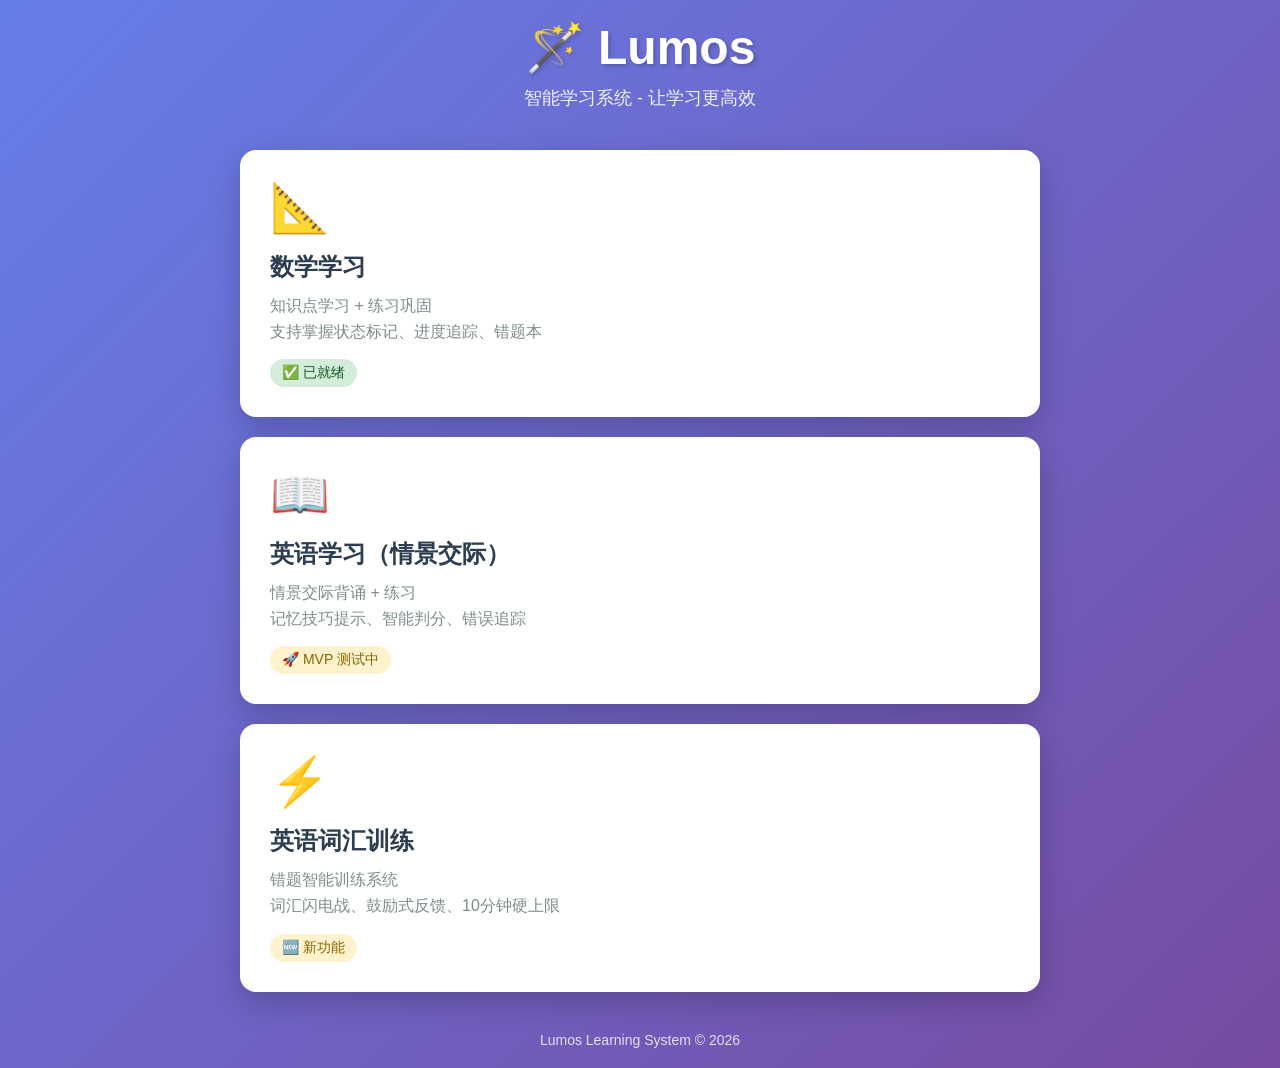
<file: index.html>
<!DOCTYPE html>
<html lang="zh-CN">
<head>
  <meta charset="UTF-8">
  <meta name="viewport" content="width=device-width, initial-scale=1.0">
  <title>Lumos 学习系统</title>
  <style>
    * { margin: 0; padding: 0; box-sizing: border-box; }
    
    body {
      font-family: -apple-system, BlinkMacSystemFont, "Segoe UI", sans-serif;
      background: linear-gradient(135deg, #667eea 0%, #764ba2 100%);
      min-height: 100vh;
      display: flex;
      align-items: center;
      justify-content: center;
      padding: 20px;
    }
    
    .container {
      max-width: 800px;
      width: 100%;
    }
    
    .header {
      text-align: center;
      color: white;
      margin-bottom: 40px;
    }
    
    .header h1 {
      font-size: 48px;
      margin-bottom: 10px;
      text-shadow: 2px 2px 4px rgba(0,0,0,0.2);
    }
    
    .header p {
      font-size: 18px;
      opacity: 0.9;
    }
    
    .modules {
      display: grid;
      grid-template-columns: 1fr;
      gap: 20px;
    }
    
    .module-card {
      background: white;
      border-radius: 16px;
      padding: 30px;
      box-shadow: 0 10px 30px rgba(0,0,0,0.2);
      transition: transform 0.3s, box-shadow 0.3s;
      cursor: pointer;
      text-decoration: none;
      color: inherit;
      display: block;
    }
    
    .module-card:hover {
      transform: translateY(-5px);
      box-shadow: 0 15px 40px rgba(0,0,0,0.3);
    }
    
    .module-icon {
      font-size: 48px;
      margin-bottom: 15px;
    }
    
    .module-title {
      font-size: 24px;
      font-weight: 600;
      margin-bottom: 10px;
      color: #2c3e50;
    }
    
    .module-desc {
      font-size: 16px;
      color: #7f8c8d;
      line-height: 1.6;
    }
    
    .module-status {
      display: inline-block;
      padding: 5px 12px;
      border-radius: 20px;
      font-size: 14px;
      margin-top: 15px;
    }
    
    .status-ready {
      background: #d4edda;
      color: #155724;
    }
    
    .status-beta {
      background: #fff3cd;
      color: #856404;
    }
    
    .footer {
      text-align: center;
      color: white;
      margin-top: 40px;
      opacity: 0.8;
      font-size: 14px;
    }
  </style>
</head>
<body>
  <div class="container">
    <div class="header">
      <h1>🪄 Lumos</h1>
      <p>智能学习系统 - 让学习更高效</p>
    </div>
    
    <div class="modules">
      <a href="./math/" class="module-card">
        <div class="module-icon">📐</div>
        <div class="module-title">数学学习</div>
        <div class="module-desc">
          知识点学习 + 练习巩固<br>
          支持掌握状态标记、进度追踪、错题本
        </div>
        <span class="module-status status-ready">✅ 已就绪</span>
      </a>
      
      <a href="./english/" class="module-card">
        <div class="module-icon">📖</div>
        <div class="module-title">英语学习（情景交际）</div>
        <div class="module-desc">
          情景交际背诵 + 练习<br>
          记忆技巧提示、智能判分、错误追踪
        </div>
        <span class="module-status status-beta">🚀 MVP 测试中</span>
      </a>

      <a href="./vocab/" class="module-card">
        <div class="module-icon">⚡</div>
        <div class="module-title">英语词汇训练</div>
        <div class="module-desc">
          错题智能训练系统<br>
          词汇闪电战、鼓励式反馈、10分钟硬上限
        </div>
        <span class="module-status status-beta">🆕 新功能</span>
      </a>
    </div>
    
    <div class="footer">
      <p>Lumos Learning System © 2026</p>
    </div>
  </div>
</body>
</html>
</file>
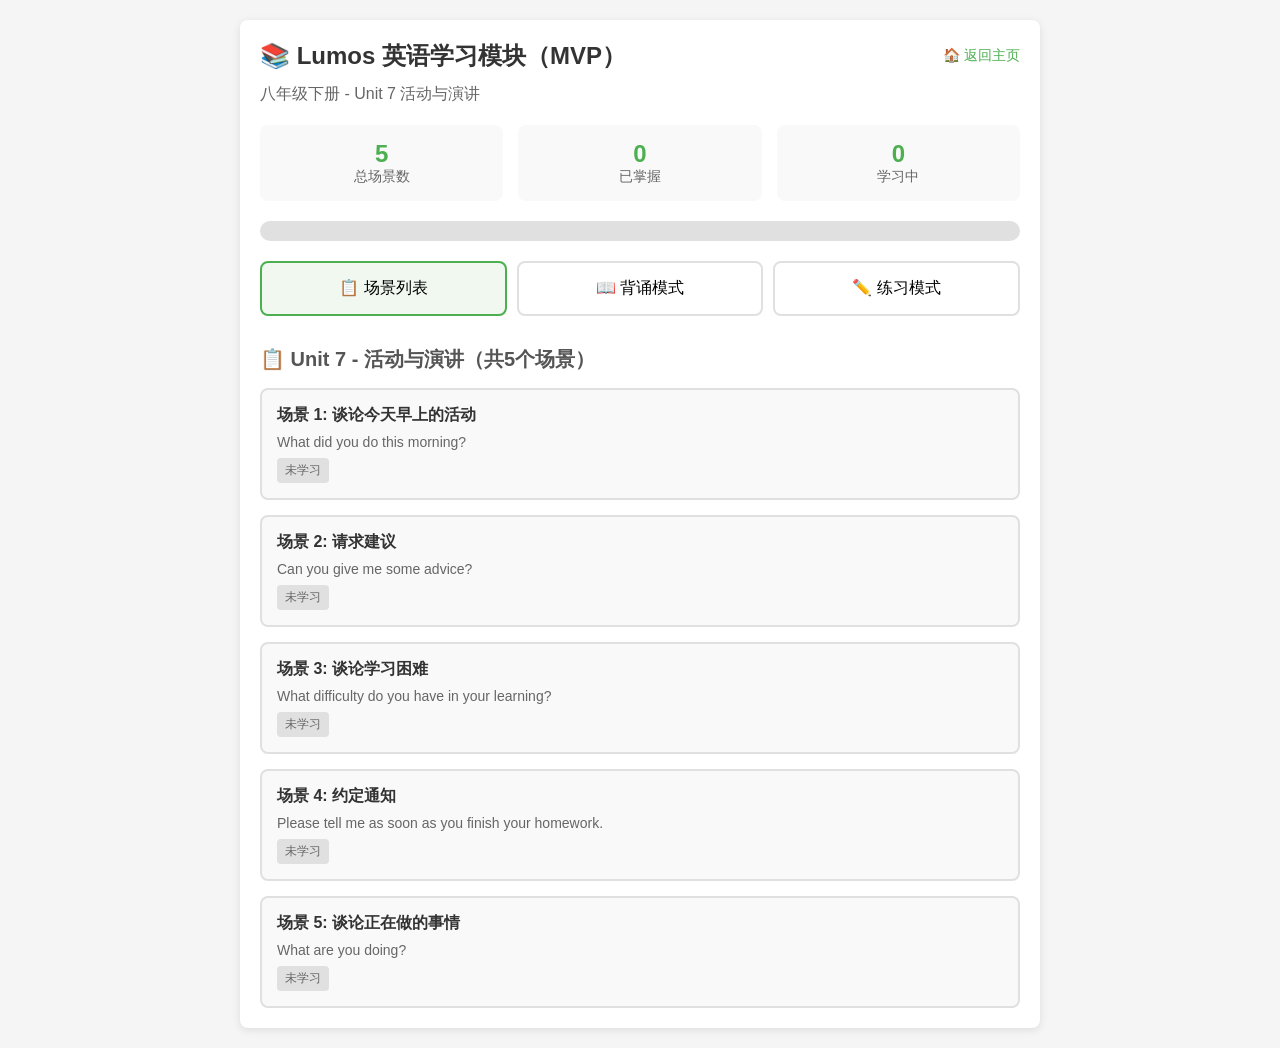
<file: english/index.html>
<!DOCTYPE html>
<html lang="zh-CN">
<head>
  <meta charset="UTF-8">
  <meta name="viewport" content="width=device-width, initial-scale=1.0">
  <title>Lumos - 英语学习模块（MVP）</title>
  <style>
    * { margin: 0; padding: 0; box-sizing: border-box; }
    body { font-family: -apple-system, BlinkMacSystemFont, 'Segoe UI', Roboto, sans-serif; background: #f5f5f5; padding: 20px; }
    .container { max-width: 800px; margin: 0 auto; background: white; border-radius: 8px; padding: 20px; box-shadow: 0 2px 8px rgba(0,0,0,0.1); }
    h1 { color: #333; margin-bottom: 20px; font-size: 24px; }
    h2 { color: #555; margin-top: 30px; margin-bottom: 15px; font-size: 20px; }
    .scenario-list { display: grid; gap: 15px; }
    .scenario-card { background: #f9f9f9; border: 2px solid #e0e0e0; border-radius: 8px; padding: 15px; cursor: pointer; transition: all 0.2s; }
    .scenario-card:hover { border-color: #4CAF50; background: #f0f8f0; }
    .scenario-card.mastered { border-color: #4CAF50; background: #e8f5e9; }
    .scenario-card.learning { border-color: #ff9800; background: #fff3e0; }
    .scenario-title { font-weight: bold; color: #333; margin-bottom: 8px; }
    .scenario-context { color: #666; font-size: 14px; margin-bottom: 8px; }
    .scenario-status { font-size: 12px; padding: 4px 8px; border-radius: 4px; display: inline-block; }
    .status-unseen { background: #e0e0e0; color: #666; }
    .status-learning { background: #fff3e0; color: #ff9800; }
    .status-mastered { background: #e8f5e9; color: #4CAF50; }
    .btn { padding: 10px 20px; border: none; border-radius: 4px; cursor: pointer; font-size: 14px; margin: 5px; }
    .btn-primary { background: #4CAF50; color: white; }
    .btn-primary:hover { background: #45a049; }
    .btn-secondary { background: #2196F3; color: white; }
    .btn-secondary:hover { background: #1976D2; }
    .btn-warning { background: #ff9800; color: white; }
    .btn-warning:hover { background: #f57c00; }
    .mode-selector { display: flex; gap: 10px; margin-bottom: 20px; }
    .mode-btn { flex: 1; padding: 15px; border: 2px solid #e0e0e0; background: white; border-radius: 8px; cursor: pointer; font-size: 16px; transition: all 0.2s; }
    .mode-btn.active { border-color: #4CAF50; background: #f0f8f0; }
    .dialogue { background: #f9f9f9; padding: 20px; border-radius: 8px; margin: 20px 0; }
    .dialogue-line { margin: 10px 0; padding: 10px; background: white; border-radius: 4px; }
    .speaker { font-weight: bold; color: #4CAF50; }
    .practice-question { background: #fff3e0; padding: 20px; border-radius: 8px; margin: 20px 0; }
    .practice-input { width: 100%; padding: 10px; border: 2px solid #e0e0e0; border-radius: 4px; font-size: 16px; margin: 10px 0; }
    .practice-input:focus { border-color: #4CAF50; outline: none; }
    .feedback { padding: 15px; border-radius: 8px; margin: 20px 0; }
    .feedback.correct { background: #e8f5e9; border: 2px solid #4CAF50; }
    .feedback.incorrect { background: #ffebee; border: 2px solid #f44336; }
    .memory-tips { background: #e3f2fd; padding: 20px; border-radius: 8px; margin: 20px 0; }
    .memory-tip { margin: 15px 0; padding: 15px; background: white; border-radius: 4px; }
    .memory-tip h4 { color: #1976D2; margin-bottom: 8px; }
    .progress-bar { background: #e0e0e0; height: 20px; border-radius: 10px; overflow: hidden; margin: 20px 0; }
    .progress-fill { background: #4CAF50; height: 100%; transition: width 0.3s; }
    .stats { display: grid; grid-template-columns: repeat(3, 1fr); gap: 15px; margin: 20px 0; }
    .stat-card { background: #f9f9f9; padding: 15px; border-radius: 8px; text-align: center; }
    .stat-number { font-size: 24px; font-weight: bold; color: #4CAF50; }
    .stat-label { color: #666; font-size: 14px; }
    .hidden { display: none; }
  </style>
</head>
<body>
  <div class="container">
    <div style="display:flex; justify-content:space-between; align-items:center; margin-bottom:12px;">
      <h1 style="margin-bottom:0;">📚 Lumos 英语学习模块（MVP）</h1>
      <a href="../index.html" style="font-size:14px; color:#4CAF50; text-decoration:none; white-space:nowrap;">🏠 返回主页</a>
    </div>
    <p style="color: #666; margin-bottom: 20px;">八年级下册 - Unit 7 活动与演讲</p>

    <!-- 进度统计 -->
    <div class="stats">
      <div class="stat-card">
        <div class="stat-number" id="stat-total">5</div>
        <div class="stat-label">总场景数</div>
      </div>
      <div class="stat-card">
        <div class="stat-number" id="stat-mastered">0</div>
        <div class="stat-label">已掌握</div>
      </div>
      <div class="stat-card">
        <div class="stat-number" id="stat-learning">0</div>
        <div class="stat-label">学习中</div>
      </div>
    </div>

    <!-- 进度条 -->
    <div class="progress-bar">
      <div class="progress-fill" id="progress-fill" style="width: 0%"></div>
    </div>

    <!-- 模式选择 -->
    <div class="mode-selector">
      <button class="mode-btn active" onclick="switchMode('list')">📋 场景列表</button>
      <button class="mode-btn" onclick="switchMode('memorize')">📖 背诵模式</button>
      <button class="mode-btn" onclick="switchMode('practice')">✏️ 练习模式</button>
    </div>

    <!-- 场景列表视图 -->
    <div id="list-view">
      <h2>📋 Unit 7 - 活动与演讲（共5个场景）</h2>
      <div class="scenario-list" id="scenario-list"></div>
    </div>

    <!-- 背诵视图 -->
    <div id="memorize-view" class="hidden">
      <button class="btn btn-secondary" onclick="switchMode('list')">← 返回列表</button>
      <h2 id="memorize-title"></h2>
      <div class="dialogue" id="memorize-dialogue"></div>
      <button class="btn btn-warning" id="btn-show-tips" onclick="showMemoryTips()">💡 记忆技巧</button>
      <div class="memory-tips hidden" id="memory-tips"></div>
      <button class="btn btn-primary" onclick="markAsMastered()">✅ 标记为已掌握</button>
      <button class="btn btn-secondary" onclick="goToPractice()">➡️ 去练习</button>
    </div>

    <!-- 练习视图 -->
    <div id="practice-view" class="hidden">
      <button class="btn btn-secondary" onclick="switchMode('list')">← 返回列表</button>
      <h2 id="practice-title"></h2>
      <div class="practice-question" id="practice-question"></div>
      <input type="text" class="practice-input" id="practice-input" placeholder="请输入你的答案..." onkeypress="if(event.key==='Enter') checkAnswer()">
      <button class="btn btn-primary" onclick="checkAnswer()">提交答案</button>
      <div class="feedback hidden" id="practice-feedback"></div>
      <button class="btn btn-secondary" id="btn-next-practice" onclick="nextPractice()" style="display:none;">下一题 →</button>
    </div>
  </div>

  <script src="state-manager.js"></script>
  <script>
    // === 状态管理 ===
    let currentMode = 'list';
    let currentScenarioIndex = 0;
    let scenarios = [];
    let practiceResults = [];

    // === 初始化 ===
    async function initEnglishApp() {
      try {
        await loadEnglishData();
        renderScenarioList();
        updateStats();
      } catch (e) {
        console.error('[english] 初始化失败:', e);
      }
    }

    // 兼容 DOMContentLoaded 可能已经触发的情况
    if (document.readyState === 'loading') {
      document.addEventListener('DOMContentLoaded', initEnglishApp);
    } else {
      // DOM 已经就绪，直接初始化
      initEnglishApp();
    }

    // === 数据加载 ===
    async function loadEnglishData() {
      try {
        const resp = await fetch('data/knowledge-english.json');
        const data = await resp.json();
        scenarios = data.assets;
        
        // 加载掌握状态
        for (let scenario of scenarios) {
          const mastery = await StateManager.getMastery(scenario.id);
          if (mastery) {
            scenario.mastery.status = mastery.status;
          }
        }
      } catch (e) {
        console.error('Failed to load English data:', e);
      }
    }

    // === 视图切换 ===
    function switchMode(mode) {
      const previousMode = currentMode;  // 保存之前的模式
      currentMode = mode;
      
      // 更新按钮状态
      document.querySelectorAll('.mode-btn').forEach(btn => btn.classList.remove('active'));
      if (mode === 'list') {
        document.querySelectorAll('.mode-btn')[0].classList.add('active');
      } else if (mode === 'memorize') {
        document.querySelectorAll('.mode-btn')[1].classList.add('active');
      } else if (mode === 'practice') {
        document.querySelectorAll('.mode-btn')[2].classList.add('active');
      }
      
      // 切换视图
      document.getElementById('list-view').classList.add('hidden');
      document.getElementById('memorize-view').classList.add('hidden');
      document.getElementById('practice-view').classList.add('hidden');
      
      if (mode === 'list') {
        document.getElementById('list-view').classList.remove('hidden');
        renderScenarioList();
      } else if (mode === 'memorize') {
        document.getElementById('memorize-view').classList.remove('hidden');
        showMemorizeView(currentScenarioIndex);
      } else if (mode === 'practice') {
        document.getElementById('practice-view').classList.remove('hidden');
        // 智能决定显示哪个练习
        // 如果之前在背诵模式，则保持当前场景；否则从第一个开始
        if (previousMode === 'memorize') {
          showPracticeView(currentScenarioIndex);
        } else {
          showPracticeView(0);
        }
      }
    }

    // === 场景列表渲染 ===
    function renderScenarioList() {
      const list = document.getElementById('scenario-list');
      list.innerHTML = '';
      
      scenarios.forEach((scenario, index) => {
        const card = document.createElement('div');
        card.className = `scenario-card ${scenario.mastery.status}`;
        card.onclick = () => openScenario(index);
        
        const statusText = {
          'unseen': '未学习',
          'learning': '学习中',
          'mastered': '已掌握'
        };
        
        card.innerHTML = `
          <div class="scenario-title">场景 ${index + 1}: ${scenario.scenario}</div>
          <div class="scenario-context">${scenario.content.dialogue[0].text}</div>
          <span class="scenario-status status-${scenario.mastery.status}">${statusText[scenario.mastery.status]}</span>
        `;
        
        list.appendChild(card);
      });
    }

    // === 打开场景 ===
    function openScenario(index) {
      console.log('[openScenario] Opening scenario index:', index);
      currentScenarioIndex = index;
      currentMode = 'memorize';  // 重要：更新当前模式
      
      try {
        // 直接切换视图，不通过 switchMode（避免重置 index）
        const listView = document.getElementById('list-view');
        const memorizeView = document.getElementById('memorize-view');
        const practiceView = document.getElementById('practice-view');
        
        if (!listView || !memorizeView || !practiceView) {
          console.error('[openScenario] View elements not found');
          return;
        }
        
        listView.classList.add('hidden');
        memorizeView.classList.remove('hidden');
        practiceView.classList.add('hidden');
        
        // 更新按钮状态
        const modeBtns = document.querySelectorAll('.mode-btn');
        modeBtns.forEach(btn => btn.classList.remove('active'));
        if (modeBtns[1]) modeBtns[1].classList.add('active');
        
        showMemorizeView(index);
        console.log('[openScenario] Successfully opened scenario', index);
      } catch (e) {
        console.error('[openScenario] Error:', e);
        alert('打开场景时出错：' + e.message);
      }
    }

    // === 背诵模式 ===
    function showMemorizeView(index) {
      currentScenarioIndex = index;
      const scenario = scenarios[index];
      
      document.getElementById('memorize-title').textContent = `📖 场景 ${index + 1}: ${scenario.scenario}`;
      
      // 渲染对话
      const dialogue = document.getElementById('memorize-dialogue');
      dialogue.innerHTML = '<h3>完整对话</h3>';
      scenario.content.dialogue.forEach(line => {
        const div = document.createElement('div');
        div.className = 'dialogue-line';
        div.innerHTML = `<span class="speaker">${line.speaker}:</span> ${line.text}`;
        dialogue.appendChild(div);
      });
      
      // 隐藏记忆技巧
      document.getElementById('memory-tips').classList.add('hidden');
      document.getElementById('btn-show-tips').style.display = 'inline-block';
    }

    // === 显示记忆技巧 ===
    function showMemoryTips() {
      const scenario = scenarios[currentScenarioIndex];
      const tipsDiv = document.getElementById('memory-tips');
      
      tipsDiv.innerHTML = '<h3>💡 记忆技巧</h3>';
      scenario.memoryTechniques.forEach(tip => {
        const tipEl = document.createElement('div');
        tipEl.className = 'memory-tip';
        tipEl.innerHTML = `
          <h4>${tip.title}（${tip.type}）</h4>
          <p>${tip.description}</p>
        `;
        tipsDiv.appendChild(tipEl);
      });
      
      tipsDiv.classList.remove('hidden');
      document.getElementById('btn-show-tips').style.display = 'none';
    }

    // === 标记为已掌握 ===
    async function markAsMastered() {
      const scenario = scenarios[currentScenarioIndex];
      scenario.mastery.status = 'mastered';
      scenario.mastery.lastReviewed = new Date().toISOString();
      
      await StateManager.setMastery(scenario.id, 'mastered');
      
      alert('✅ 已标记为掌握！');
      updateStats();
      
      // 自动跳到下一个
      if (currentScenarioIndex < scenarios.length - 1) {
        showMemorizeView(currentScenarioIndex + 1);
      }
    }

    // === 跳转到练习模式（保持当前场景）===
    function goToPractice() {
      // 直接切换视图，保持 currentScenarioIndex
      document.getElementById('list-view').classList.add('hidden');
      document.getElementById('memorize-view').classList.add('hidden');
      document.getElementById('practice-view').classList.remove('hidden');
      
      // 更新按钮状态
      const modeBtns = document.querySelectorAll('.mode-btn');
      modeBtns.forEach(btn => btn.classList.remove('active'));
      if (modeBtns[2]) modeBtns[2].classList.add('active');
      
      showPracticeView(currentScenarioIndex);
    }
    
    // === 练习模式 ===
    function showPracticeView(index) {
      currentScenarioIndex = index;
      const scenario = scenarios[index];
      
      document.getElementById('practice-title').textContent = `✏️ 练习 ${index + 1}: ${scenario.scenario}`;
      
      // 渲染练习题
      const question = document.getElementById('practice-question');
      question.innerHTML = `<h3>请填空：</h3><p style="font-size: 18px; line-height: 1.8;">${scenario.practice.cloze[0].question.replace(/_____________________/g, '___________')}</p>`;
      
      // 清空输入和反馈
      document.getElementById('practice-input').value = '';
      document.getElementById('practice-feedback').classList.add('hidden');
      document.getElementById('btn-next-practice').style.display = 'none';
    }

    // === 文本标准化（加强版）===
    function normalizeText(str) {
      if (!str) return '';
      return str
        .toLowerCase()
        // 去掉所有标点（保留字母、数字、空格）
        .replace(/[^a-z0-9\s]/g, ' ')
        // 去掉常见无意义词（冠词、助动词等）
        .replace(/\b(a|an|the|did|does|is|are|was|were)\b/g, '')
        // 基本词干提取（去掉常见后缀）
        .replace(/\b(\w+)(ing|ed|es|s)\b/g, '$1')
        // 压缩多余空格
        .replace(/\s+/g, ' ')
        .trim();
    }

    // === 检查答案（智能匹配）===
    function checkAnswer() {
      const scenario = scenarios[currentScenarioIndex];
      const userInput = document.getElementById('practice-input').value.trim();
      const correctAnswer = scenario.practice.cloze[0].answer;
      
      if (!userInput) {
        alert('请先输入答案！');
        return;
      }

      // 标准化处理
      const normalizedUser = normalizeText(userInput);
      const normalizedCorrect = normalizeText(correctAnswer);
      
      // 1. 完全匹配
      let isCorrect = normalizedUser === normalizedCorrect;
      
      // 2. 包含匹配（用户答案包含正确答案，或反之）
      if (!isCorrect) {
        isCorrect = normalizedUser.includes(normalizedCorrect) || normalizedCorrect.includes(normalizedUser);
      }
      
      // 3. 关键词匹配（允许小错误，如拼写、标点）
      if (!isCorrect) {
        const userWords = normalizedUser.split(' ').filter(w => w.length > 0);
        const correctWords = normalizedCorrect.split(' ').filter(w => w.length > 0);
        const matchedCount = userWords.filter(w => correctWords.includes(w)).length;
        
        // 如果匹配了80%以上的关键词，算对
        if (correctWords.length > 0 && (matchedCount / correctWords.length) >= 0.8) {
          isCorrect = true;
        }
      }
      
      // 4. 逐词相似度检查（处理词序不同的情况）
      if (!isCorrect) {
        const userWords = normalizedUser.split(' ').sort().join(' ');
        const correctWords = normalizedCorrect.split(' ').sort().join(' ');
        isCorrect = userWords === correctWords;
      }
      
      // 显示反馈
      const feedback = document.getElementById('practice-feedback');
      feedback.classList.remove('hidden', 'correct', 'incorrect');
      
      if (isCorrect) {
        feedback.classList.add('correct');
        feedback.innerHTML = '<h3>✅ 答对了！</h3><p>正确答案：' + correctAnswer + '</p>';
        scenario.mastery.status = 'mastered';
        scenario.mastery.consecutiveCorrect++;
        scenario.mastery.lastReviewed = new Date().toISOString();
        
        // 保存状态
        StateManager.setMastery(scenario.id, 'mastered').catch(e => console.error(e));
        
        // 显示"下一题"按钮
        document.getElementById('btn-next-practice').style.display = 'inline-block';
      } else {
        feedback.classList.add('incorrect');
        feedback.innerHTML = '<h3>❌ 答错了</h3><p>正确答案：<strong>' + correctAnswer + '</strong></p><p style="margin-top:8px;color:#666;">💡 提示：注意时态、固定搭配和语序哦！</p>';
        scenario.mastery.status = 'learning';
        scenario.mastery.consecutiveCorrect = 0;
        
        StateManager.setMastery(scenario.id, 'learning').catch(e => console.error(e));
      }
      
      updateStats();
    }

    // === 下一题 ===
    function nextPractice() {
      if (currentScenarioIndex < scenarios.length - 1) {
        showPracticeView(currentScenarioIndex + 1);
      } else {
        alert('🎉 恭喜！已完成所有练习！');
        switchMode('list');
      }
    }

    // === 更新统计 ===
    function updateStats() {
      const total = scenarios.length;
      const mastered = scenarios.filter(s => s.mastery.status === 'mastered').length;
      const learning = scenarios.filter(s => s.mastery.status === 'learning').length;
      
      document.getElementById('stat-total').textContent = total;
      document.getElementById('stat-mastered').textContent = mastered;
      document.getElementById('stat-learning').textContent = learning;
      
      const progress = (mastered / total) * 100;
      document.getElementById('progress-fill').style.width = progress + '%';
    }
  </script>
</body>
</html>
</file>
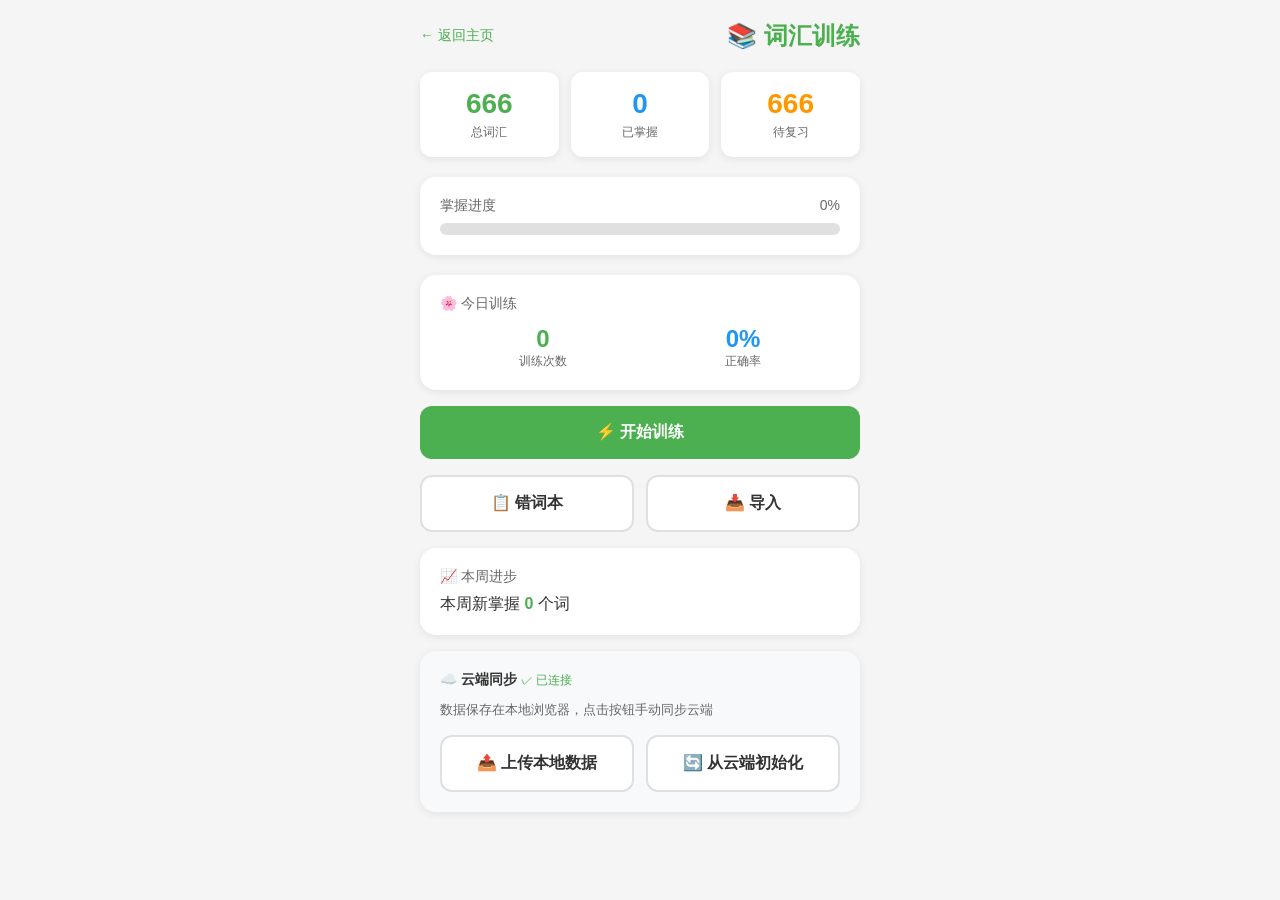
<file: vocab/index.html>
<!DOCTYPE html>
<html lang="zh-CN">
<head>
  <meta charset="UTF-8">
  <meta name="viewport" content="width=device-width, initial-scale=1.0">
  <meta http-equiv="Cache-Control" content="no-cache, no-store, must-revalidate">
  <meta http-equiv="Pragma" content="no-cache">
  <meta http-equiv="Expires" content="0">
  <title>Lumos 英语词汇训练 v3.2</title>
  <link rel="stylesheet" href="style.css?v=20260717">
</head>
<body>
  <div class="container">
    <!-- Header -->
    <div class="header">
      <a href="../index.html" class="back-link">← 返回主页</a>
      <h1>📚 词汇训练</h1>
    </div>

    <!-- Main View -->
    <div id="main-view">
      <!-- Stats -->
      <div class="stats-grid">
        <div class="stat-card">
          <div class="stat-number" id="stat-total">0</div>
          <div class="stat-label">总词汇</div>
        </div>
        <div class="stat-card">
          <div class="stat-number mastered" id="stat-mastered">0</div>
          <div class="stat-label">已掌握</div>
        </div>
        <div class="stat-card">
          <div class="stat-number warning" id="stat-pending">0</div>
          <div class="stat-label">待复习</div>
        </div>
      </div>

      <!-- Progress -->
      <div class="card progress-section">
        <div class="progress-label">
          <span>掌握进度</span>
          <span id="progress-percent">0%</span>
        </div>
        <div class="progress-bar">
          <div class="progress-fill" id="progress-fill" style="width: 0%"></div>
        </div>
      </div>

      <!-- Today's Training -->
      <div class="card" id="today-stats-card">
        <div style="font-size: 14px; color: var(--text-secondary); margin-bottom: 12px;">
          🌸 今日训练
        </div>
        <div style="display: flex; justify-content: space-around; text-align: center;">
          <div>
            <div style="font-size: 24px; font-weight: bold; color: var(--primary);" id="today-total">0</div>
            <div style="font-size: 12px; color: var(--text-secondary);">训练次数</div>
          </div>
          <div>
            <div style="font-size: 24px; font-weight: bold; color: var(--secondary);" id="today-accuracy">0%</div>
            <div style="font-size: 12px; color: var(--text-secondary);">正确率</div>
          </div>
        </div>
      </div>

      <!-- Action Buttons -->
      <button class="btn btn-primary" id="btn-start-training">
        ⚡ 开始训练
      </button>

      <div class="btn-group">
        <button class="btn btn-secondary" id="btn-error-list">
          📋 错词本
        </button>
        <button class="btn btn-secondary" id="btn-import">
          📥 导入
        </button>
      </div>

      <!-- Training Mode Selection -->
      <div id="training-mode-select" class="hidden" style="margin-top: 16px;">
        <div class="card">
          <div style="font-size: 14px; font-weight: 600; margin-bottom: 12px;">🎯 选择训练模式</div>

          <div class="mode-card" data-mode="flash_war">
            <div class="mode-icon">⚡</div>
            <div class="mode-info">
              <div class="mode-title">词汇闪电战</div>
              <div class="mode-desc">选择题模式，快速反应（适合未学会的词）</div>
            </div>
          </div>

          <div class="mode-card" data-mode="confusion" onclick="showConfusionDifficultySelect()">
            <div class="mode-icon">🔀</div>
            <div class="mode-info">
              <div class="mode-title">混淆词大作战</div>
              <div class="mode-desc">区分易混词，如 sale vs sell</div>
            </div>
          </div>

          <button class="btn btn-ghost" id="btn-cancel-mode" style="margin-top: 8px;">
            取消
          </button>
        </div>
      </div>

      <!-- Confusion Difficulty Selection -->
      <div id="confusion-difficulty-select" class="hidden" style="margin-top: 16px;">
        <div class="card">
          <div style="font-size: 14px; font-weight: 600; margin-bottom: 12px;">🎯 选择难度</div>

          <div class="mode-card" data-confusion-difficulty="normal" onclick="startConfusionTraining('normal')">
            <div class="mode-icon">📖</div>
            <div class="mode-info">
              <div class="mode-title">普通模式</div>
              <div class="mode-desc">显示释义，2个选项</div>
            </div>
          </div>

          <div class="mode-card" data-confusion-difficulty="advanced" onclick="startConfusionTraining('advanced')">
            <div class="mode-icon">🎓</div>
            <div class="mode-info">
              <div class="mode-title">进阶模式</div>
              <div class="mode-desc">显示例句，4个选项，反向考察</div>
            </div>
          </div>

          <button class="btn btn-ghost" id="btn-cancel-confusion-difficulty" style="margin-top: 8px;" onclick="hideConfusionDifficultySelect()">
            返回
          </button>
        </div>
      </div>

      <!-- Weekly Progress -->
      <div class="card" style="margin-top: 16px;">
        <div style="font-size: 14px; color: var(--text-secondary); margin-bottom: 8px;">
          📈 本周进步
        </div>
        <div style="font-size: 16px;">
          本周新掌握 <span id="weekly-count" style="color: var(--primary); font-weight: bold;">0</span> 个词
        </div>
      </div>

      <!-- Cloud Sync Section -->
      <div class="card" style="margin-top: 16px; background: #f8f9fa;">
        <div style="font-size: 14px; font-weight: 600; margin-bottom: 12px;">
          ☁️ 云端同步
          <span id="cloud-status" style="font-size: 12px; font-weight: normal; color: var(--text-secondary);"></span>
        </div>
        <div style="font-size: 13px; color: var(--text-secondary); margin-bottom: 12px;">
          数据保存在本地浏览器，点击按钮手动同步云端
        </div>
        <div class="btn-group">
          <button class="btn btn-secondary" id="btn-sync-to-cloud">
            📤 上传本地数据
          </button>
          <button class="btn btn-secondary" id="btn-load-from-cloud">
            🔄 从云端初始化
          </button>
        </div>
      </div>
    </div>

    <!-- List View -->
    <div id="list-view" class="hidden">
      <div class="header">
        <button class="btn btn-ghost" id="btn-back-list" style="width: auto;">← 返回</button>
        <h1 style="font-size: 20px;">📋 错词本</h1>
      </div>

      <!-- Visibility Filter (混合模式) -->
      <div class="visibility-toggle">
        <button class="active" data-visibility="all">全部</button>
        <button data-visibility="public">🌐 公共</button>
        <button data-visibility="private">🔒 我的</button>
      </div>

      <!-- Filter Tabs -->
      <div class="tabs">
        <button class="tab active" data-filter="all">全部</button>
        <button class="tab" data-filter="pending">待复习</button>
        <button class="tab" data-filter="mastered">已掌握</button>
      </div>

      <!-- Reset Button -->
      <button class="btn btn-secondary" id="btn-reset-mastered" style="margin-bottom: 16px; font-size: 14px;">
        🔄 重置已掌握
      </button>

      <div id="error-list"></div>
      <div id="error-list-empty" class="empty-state hidden">
        <div class="empty-icon">📭</div>
        <p>暂无数据</p>
        <p style="font-size: 13px; margin-top: 8px;">先去导入一些错题吧~</p>
      </div>
    </div>

    <!-- Import View -->
    <div id="import-view" class="hidden">
      <div class="header">
        <button class="btn btn-ghost" id="btn-back-import" style="width: auto;">← 返回</button>
        <h1 style="font-size: 20px;">📥 导入错题</h1>
      </div>

      <div class="import-area">
        <p style="margin-bottom: 12px; color: var(--text-secondary);">
          从 Excel 复制数据，粘贴到下方：
        </p>
        <textarea id="import-textarea" placeholder="单词	音标	中文	错误版本	错误分析
Wednesday	ˈwenzdeɪ	星期三	wesneday	漏字母 d
colourful	ˈkʌləf(ə)l	丰富多彩的	colorful	英式美式
..."></textarea>

        <!-- 导入可见性选项 -->
        <div style="margin-bottom: 12px; padding: 12px; background: #f5f5f5; border-radius: 8px;">
          <div style="font-size: 13px; margin-bottom: 8px; color: var(--text-secondary);">导入为：</div>
          <div class="visibility-toggle" style="margin-bottom: 0;">
            <button class="active" data-import-visibility="private">
              🔒 私有错题（仅自己可见）
            </button>
            <button data-import-visibility="public">
              🌐 公共错题（所有人可用）
            </button>
          </div>
        </div>

        <button class="btn btn-primary" id="btn-do-import">导入数据</button>
        <p class="import-hint">
          💡 支持从 Excel/WPS 复制粘贴，字段用 Tab 分隔
        </p>
      </div>

      <div class="card" style="margin-top: 16px;">
        <div style="font-size: 14px; font-weight: 600; margin-bottom: 8px;">📊 当前数据</div>
        <div style="font-size: 13px; color: var(--text-secondary);">
          <div>已导入 <span id="imported-count">0</span> 条错题</div>
          <div style="margin-top: 4px;">来自 <span id="imported-batches">0</span> 个批次</div>
        </div>
      </div>

      <button class="btn btn-secondary" id="btn-export" style="margin-top: 16px;">
        📤 导出备份
      </button>

      <button class="btn btn-secondary" id="btn-export-practice" style="margin-top: 16px;">
        📝 导出默写清单
      </button>
    </div>

    <!-- Training View -->
    <div id="training-view" class="hidden">
      <div class="training-card">
        <div class="training-timer" id="training-timer">
          ⏱️ 训练时长: 0:00
        </div>

        <div class="training-progress" id="training-progress">
          进度: 0/0
        </div>

        <div class="word-display" id="word-display">
          <div class="word-meaning" id="word-meaning">星期三</div>
          <div class="word-phonetic" id="word-phonetic">/ˈwenzdeɪ/</div>
        </div>

        <!-- 混淆词选项区域 -->
        <div id="confusion-options-area" class="hidden"></div>

        <input type="text" class="answer-input" id="answer-input"
               placeholder="输入单词..."
               autocomplete="off"
               autocorrect="off"
               autocapitalize="none"
               spellcheck="false"
               inputmode="text"
               enterkeyhint="send">

        <button class="btn btn-primary" id="btn-submit-answer">
          提交答案
        </button>

        <!-- Feedback Area -->
        <div id="feedback-area" class="hidden"></div>

        <div class="btn-group" style="margin-top: 20px;">
          <button class="btn btn-secondary" id="btn-end-training">结束训练</button>
        </div>
      </div>
    </div>

    <!-- Completion View -->
    <div id="completion-view" class="hidden">
      <div class="card" style="text-align: center; padding: 40px 20px;">
        <div style="font-size: 64px; margin-bottom: 16px;">🎉</div>
        <div style="font-size: 24px; font-weight: bold; margin-bottom: 8px;">太棒了！</div>
        <div style="color: var(--text-secondary); margin-bottom: 24px;">
          所有词汇都已掌握啦~
        </div>
        <button class="btn btn-primary" id="btn-back-main">返回主页</button>
      </div>
    </div>
  </div>

  <!-- Time Limit Modal -->
  <div class="modal" id="time-limit-modal">
    <div class="modal-content">
      <div style="font-size: 48px; margin-bottom: 12px;">🌸</div>
      <div class="modal-title">训练完成</div>
      <div class="modal-text">
        训练结果
      </div>
      <button class="btn btn-primary" id="btn-modal-confirm">确定</button>
    </div>
  </div>

  <!-- Toast -->
  <div class="toast" id="toast"></div>

  <!-- Scripts -->
  <script src="cloud-storage.js?v=20260717"></script>
  <script src="state-manager.js?v=202607171"></script>
  <script src="app.js?v=202607171"></script>
</body>
</html>
</file>
<file: vocab/style.css>
/* Lumos Vocab - 样式表 */

* { margin: 0; padding: 0; box-sizing: border-box; }

:root {
  --primary: #4CAF50;
  --primary-dark: #45a049;
  --secondary: #2196F3;
  --warning: #ff9800;
  --danger: #f44336;
  --bg: #f5f5f5;
  --card-bg: #ffffff;
  --text: #333333;
  --text-secondary: #666666;
  --border: #e0e0e0;
}

body {
  font-family: -apple-system, BlinkMacSystemFont, 'Segoe UI', Roboto, sans-serif;
  background: var(--bg);
  color: var(--text);
  min-height: 100vh;
}

.container {
  max-width: 480px;
  margin: 0 auto;
  padding: 20px;
}

/* Header */
.header {
  display: flex;
  justify-content: space-between;
  align-items: center;
  margin-bottom: 20px;
}

.header h1 {
  font-size: 24px;
  color: var(--primary);
}

.back-link {
  color: var(--primary);
  text-decoration: none;
  font-size: 14px;
}

/* Cards */
.card {
  background: var(--card-bg);
  border-radius: 16px;
  padding: 20px;
  margin-bottom: 16px;
  box-shadow: 0 2px 8px rgba(0,0,0,0.08);
}

/* Stats Grid */
.stats-grid {
  display: grid;
  grid-template-columns: repeat(3, 1fr);
  gap: 12px;
  margin-bottom: 16px;
}

.stat-card {
  background: var(--card-bg);
  border-radius: 12px;
  padding: 16px;
  text-align: center;
  box-shadow: 0 2px 8px rgba(0,0,0,0.08);
}

.stat-number {
  font-size: 28px;
  font-weight: bold;
  color: var(--primary);
}

.stat-number.warning { color: var(--warning); }
.stat-number.mastered { color: var(--secondary); }

.stat-label {
  font-size: 12px;
  color: var(--text-secondary);
  margin-top: 4px;
}

/* Progress Bar */
.progress-section {
  margin: 20px 0;
}

.progress-label {
  display: flex;
  justify-content: space-between;
  font-size: 14px;
  color: var(--text-secondary);
  margin-bottom: 8px;
}

.progress-bar {
  background: var(--border);
  height: 12px;
  border-radius: 6px;
  overflow: hidden;
}

.progress-fill {
  background: linear-gradient(90deg, var(--primary), #81C784);
  height: 100%;
  transition: width 0.3s ease;
  border-radius: 6px;
}

/* Buttons */
.btn {
  display: block;
  width: 100%;
  padding: 16px;
  border: none;
  border-radius: 12px;
  font-size: 16px;
  font-weight: 600;
  cursor: pointer;
  transition: all 0.2s;
  text-align: center;
  text-decoration: none;
}

.btn-primary {
  background: var(--primary);
  color: white;
}

.btn-primary:hover {
  background: var(--primary-dark);
  transform: translateY(-2px);
}

.btn-secondary {
  background: var(--card-bg);
  color: var(--text);
  border: 2px solid var(--border);
}

.btn-secondary:hover {
  border-color: var(--primary);
  color: var(--primary);
}

.btn-ghost {
  background: transparent;
  color: var(--text-secondary);
}

.btn-group {
  display: flex;
  gap: 12px;
  margin-top: 16px;
}

.btn-group .btn {
  flex: 1;
}

/* Mode Cards */
.mode-card {
  display: flex;
  align-items: center;
  padding: 16px;
  background: var(--card-bg);
  border: 2px solid var(--border);
  border-radius: 12px;
  margin-bottom: 12px;
  cursor: pointer;
  transition: all 0.2s;
}

.mode-card:hover {
  border-color: var(--primary);
  transform: translateX(4px);
}

.mode-card.active {
  border-color: var(--primary);
  background: #f0f8f0;
}

.mode-icon {
  font-size: 32px;
  margin-right: 16px;
}

.mode-info {
  flex: 1;
}

.mode-title {
  font-weight: 600;
  font-size: 16px;
}

.mode-desc {
  font-size: 13px;
  color: var(--text-secondary);
  margin-top: 2px;
}

/* Tab Navigation */
.tabs {
  display: flex;
  background: var(--card-bg);
  border-radius: 12px;
  padding: 4px;
  margin-bottom: 20px;
  box-shadow: 0 2px 8px rgba(0,0,0,0.08);
}

.tab {
  flex: 1;
  padding: 12px;
  text-align: center;
  border: none;
  background: transparent;
  border-radius: 8px;
  font-size: 14px;
  font-weight: 500;
  color: var(--text-secondary);
  cursor: pointer;
  transition: all 0.2s;
}

.tab.active {
  background: var(--primary);
  color: white;
}

/* Error List */
.error-item {
  display: flex;
  align-items: center;
  padding: 16px;
  background: var(--card-bg);
  border-radius: 12px;
  margin-bottom: 12px;
  box-shadow: 0 2px 8px rgba(0,0,0,0.08);
}

.error-word {
  flex: 1;
}

.error-word-text {
  font-weight: 600;
  font-size: 16px;
}

.error-meaning {
  font-size: 13px;
  color: var(--text-secondary);
  margin-top: 2px;
}

.error-status {
  padding: 4px 12px;
  border-radius: 20px;
  font-size: 12px;
  font-weight: 500;
}

.status-pending {
  background: #fff3e0;
  color: var(--warning);
}

.status-practicing {
  background: #e3f2fd;
  color: var(--secondary);
}

.status-mastered {
  background: #e8f5e9;
  color: var(--primary);
}

/* Import Area */
.import-area {
  background: var(--card-bg);
  border: 2px dashed var(--border);
  border-radius: 12px;
  padding: 24px;
  text-align: center;
}

.import-area textarea {
  width: 100%;
  min-height: 150px;
  padding: 12px;
  border: 1px solid var(--border);
  border-radius: 8px;
  font-size: 14px;
  resize: vertical;
  margin-bottom: 12px;
}

.import-area textarea:focus {
  outline: none;
  border-color: var(--primary);
}

.import-hint {
  font-size: 12px;
  color: var(--text-secondary);
  margin-top: 8px;
}

/* Training View */
.training-card {
  background: var(--card-bg);
  border-radius: 20px;
  padding: 24px;
  text-align: center;
  box-shadow: 0 4px 16px rgba(0,0,0,0.1);
}

.training-timer {
  font-size: 14px;
  color: var(--text-secondary);
  margin-bottom: 16px;
}

.training-timer.warning {
  color: var(--warning);
}

.training-progress {
  font-size: 14px;
  color: var(--text-secondary);
  margin-top: 16px;
}

.word-display {
  margin: 24px 0;
}

.word-meaning {
  font-size: 20px;
  color: var(--text);
  margin-bottom: 8px;
}

.word-phonetic {
  font-size: 16px;
  color: var(--text-secondary);
}

.answer-input {
  width: 100%;
  padding: 16px;
  font-size: 20px;
  text-align: center;
  border: 2px solid var(--border);
  border-radius: 12px;
  margin: 20px 0;
  /* 禁用浏览器自动补全和预测 */
  autocomplete: off;
  autocorrect: off;
  autocapitalize: none;
  spellcheck: false;
  -webkit-autofill: none;
  background-image: none;
}

.answer-input:focus {
  outline: none;
  border-color: var(--primary);
}

/* 禁用 Safari 的自动补全背景 */
input:-webkit-autofill {
  -webkit-box-shadow: 0 0 0 1000px white inset !important;
}

/* Feedback */
.feedback {
  padding: 20px;
  border-radius: 12px;
  margin: 20px 0;
  text-align: center;
}

.feedback.correct {
  background: #e8f5e9;
  border: 2px solid var(--primary);
}

.feedback.incorrect {
  background: #fff3e0;
  border: 2px solid var(--warning);
}

.feedback-emoji {
  font-size: 48px;
  margin-bottom: 8px;
}

.feedback-text {
  font-size: 18px;
  font-weight: 500;
}

.correct-answer {
  font-size: 14px;
  color: var(--text-secondary);
  margin-top: 8px;
}

/* Modal */
.modal {
  display: none;
  position: fixed;
  top: 0;
  left: 0;
  width: 100%;
  height: 100%;
  background: rgba(0,0,0,0.5);
  justify-content: center;
  align-items: center;
  z-index: 1000;
}

.modal.show {
  display: flex;
}

.modal-content {
  background: var(--card-bg);
  border-radius: 20px;
  padding: 24px;
  max-width: 360px;
  width: 90%;
  text-align: center;
}

.modal-title {
  font-size: 20px;
  font-weight: 600;
  margin-bottom: 12px;
}

.modal-text {
  font-size: 14px;
  color: var(--text-secondary);
  margin-bottom: 20px;
}

/* Empty State */
.empty-state {
  text-align: center;
  padding: 40px 20px;
  color: var(--text-secondary);
}

.empty-icon {
  font-size: 64px;
  margin-bottom: 16px;
}

/* Toast */
.toast {
  position: fixed;
  bottom: 100px;
  left: 50%;
  transform: translateX(-50%) translateY(100px);
  background: #333;
  color: white;
  padding: 12px 24px;
  border-radius: 24px;
  font-size: 14px;
  opacity: 0;
  transition: all 0.3s;
  z-index: 1001;
}

.toast.show {
  transform: translateX(-50%) translateY(0);
  opacity: 1;
}

/* Hidden */
.hidden { display: none !important; }

/* Settings */
.settings-item {
  display: flex;
  justify-content: space-between;
  align-items: center;
  padding: 16px 0;
  border-bottom: 1px solid var(--border);
}

.settings-item:last-child {
  border-bottom: none;
}

.settings-label {
  font-size: 15px;
}

.settings-desc {
  font-size: 12px;
  color: var(--text-secondary);
  margin-top: 2px;
}

/* 混合模式样式 */
.visibility-badge {
  display: inline-block;
  padding: 2px 8px;
  border-radius: 10px;
  font-size: 11px;
  font-weight: 500;
}

.visibility-public {
  background: #e3f2fd;
  color: var(--secondary);
}

.visibility-private {
  background: #f3e5f5;
  color: #9c27b0;
}

.visibility-toggle {
  display: flex;
  gap: 8px;
  margin-bottom: 16px;
}

.visibility-toggle button {
  flex: 1;
  padding: 8px 12px;
  border: 1px solid var(--border);
  background: var(--card-bg);
  border-radius: 8px;
  font-size: 13px;
  cursor: pointer;
  transition: all 0.2s;
}

.visibility-toggle button.active {
  background: var(--primary);
  color: white;
  border-color: var(--primary);
}

.error-item .visibility-indicator {
  margin-left: 8px;
}

/* Confusion Options */
.confusion-options {
  display: flex;
  gap: 12px;
  margin: 20px 0;
  flex-wrap: wrap;
  justify-content: center;
}

/* 2x2 网格布局（闪电战选项） */
.confusion-options[style*="grid-template-columns"] {
  display: grid;
  grid-template-columns: 1fr 1fr;
  gap: 12px;
}

.confusion-options[style*="grid-template-columns"] .btn {
  min-width: unset;
}

.confusion-options .btn {
  flex: 1;
  min-width: 120px;
}
</file>
